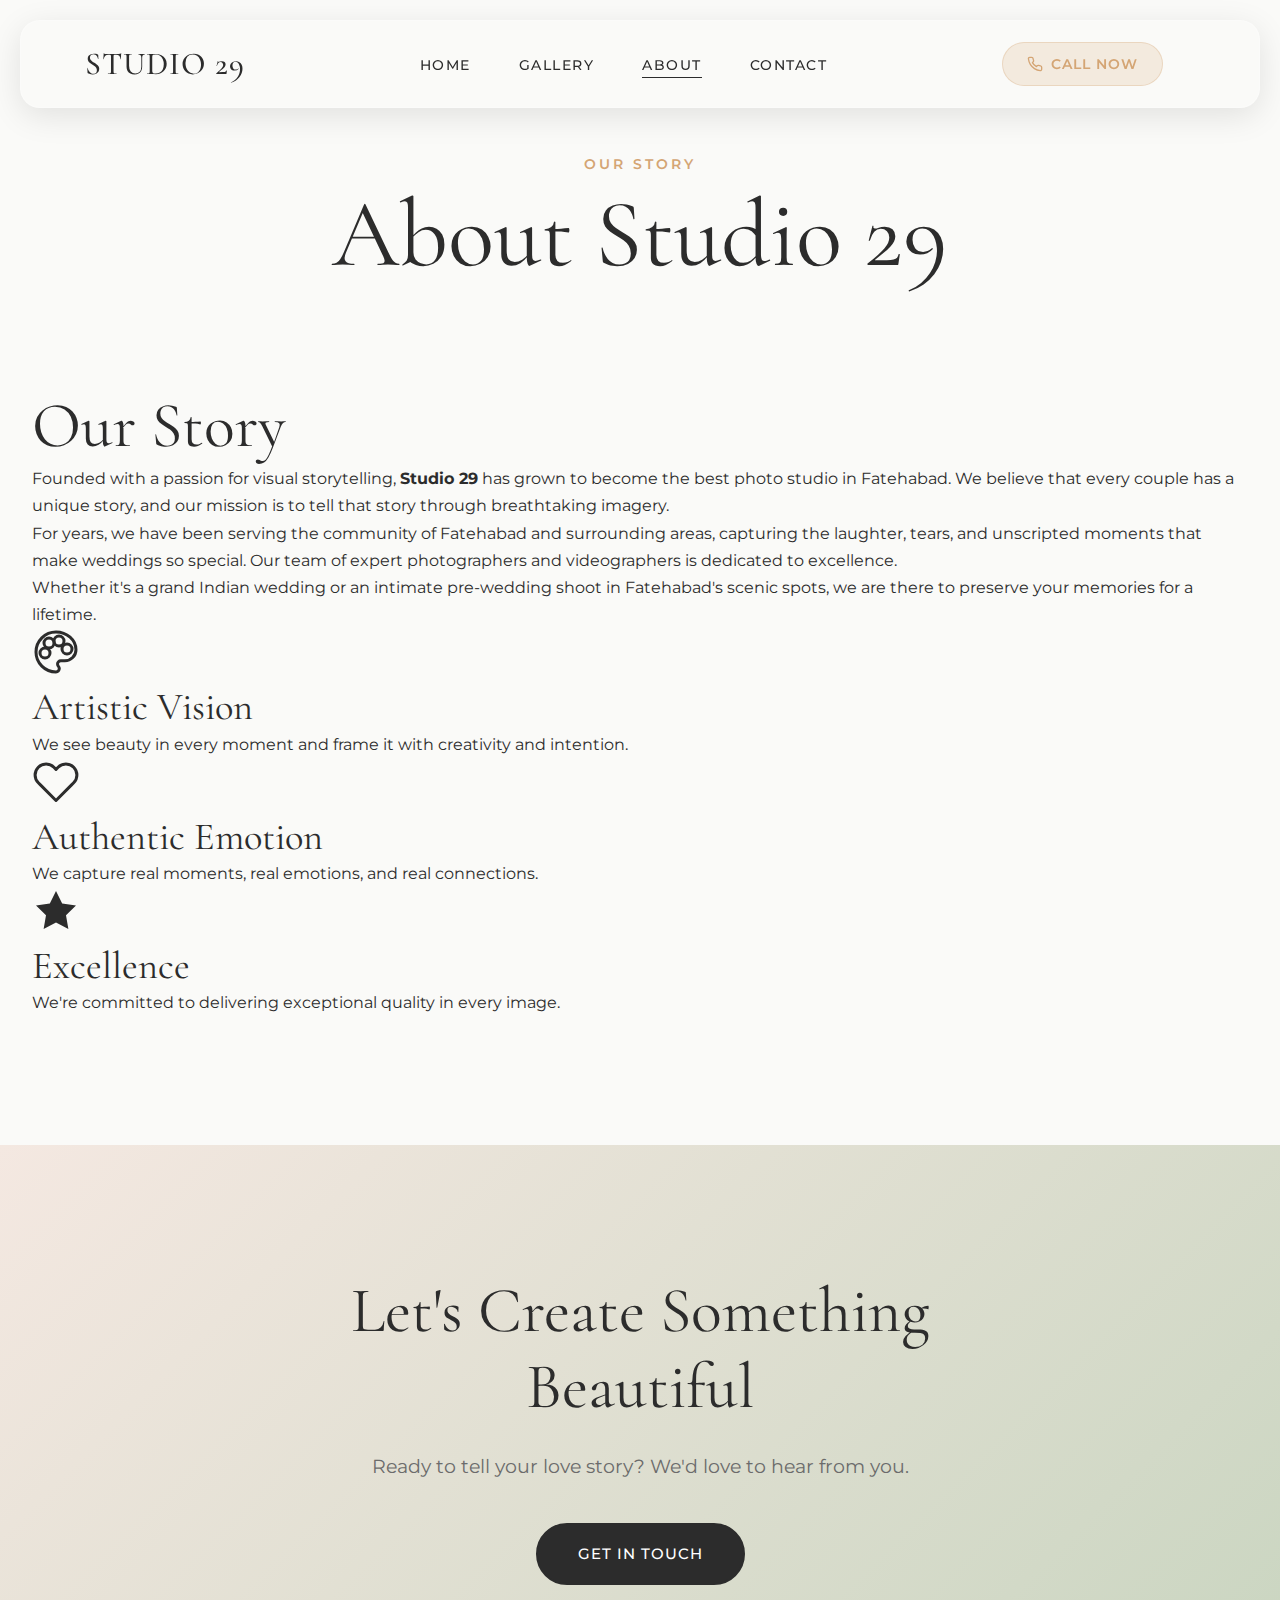
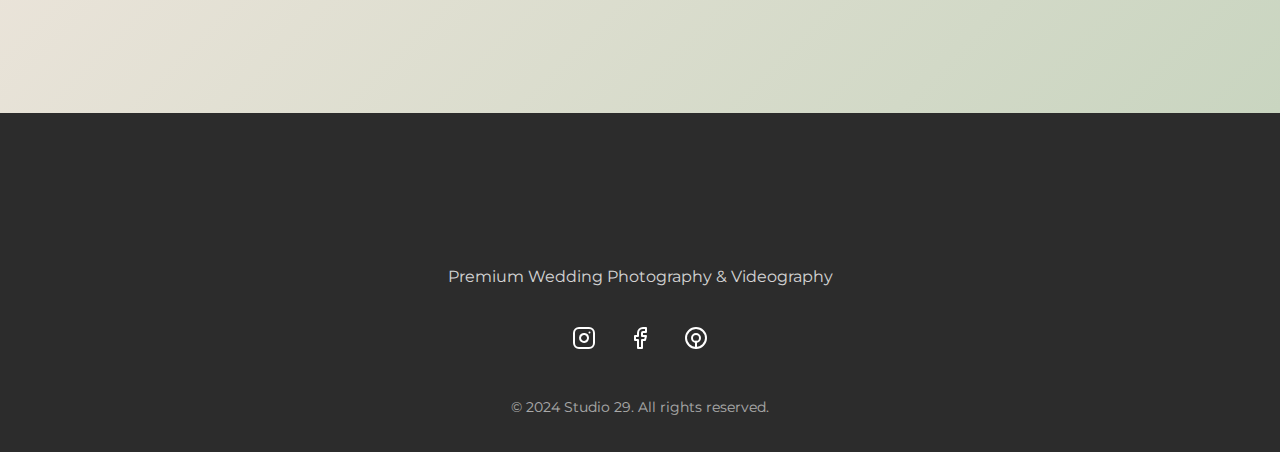
<file: about.html>
<!DOCTYPE html>
<html lang="en">

<head>
    <meta charset="UTF-8">
    <meta name="viewport" content="width=device-width, initial-scale=1.0">
    <title>About Studio 29 | Top Photo Studio in Fatehabad</title>
    <meta name="description"
        content="Learn about Studio 29, the premier team for pre-wedding and wedding photography in Fatehabad. Passionate storytellers capturing your best moments.">
    <link rel="preconnect" href="https://fonts.googleapis.com">
    <link rel="preconnect" href="https://fonts.gstatic.com" crossorigin>
    <link
        href="https://fonts.googleapis.com/css2?family=Cormorant+Garamond:wght@300;400;500;600&family=Montserrat:wght@300;400;500;600&display=swap"
        rel="stylesheet">
    <link rel="stylesheet" href="style.css">
</head>

<body>

    <!-- Navigation -->
    <header id="header">
        <div class="container">
            <nav>
                <a href="index.html" class="logo">STUDIO 29</a>
                <ul class="nav-links">
                    <li><a href="index.html">Home</a></li>
                    <li><a href="gallery.html">Gallery</a></li>
                    <li><a href="about.html" class="active">About</a></li>
                    <li><a href="contact.html">Contact</a></li>
                </ul>
                <a href="tel:+919034613013" class="header-cta">
                    <svg xmlns="http://www.w3.org/2000/svg" width="16" height="16" viewBox="0 0 24 24" fill="none"
                        stroke="currentColor" stroke-width="2" stroke-linecap="round" stroke-linejoin="round"
                        style="margin-right: 0.5rem;">
                        <path
                            d="M22 16.92v3a2 2 0 0 1-2.18 2 19.79 19.79 0 0 1-8.63-3.07 19.5 19.5 0 0 1-6-6 19.79 19.79 0 0 1-3.07-8.67A2 2 0 0 1 4.11 2h3a2 2 0 0 1 2 1.72 12.84 12.84 0 0 0 .7 2.81 2 2 0 0 1-.45 2.11L8.09 9.91a16 16 0 0 0 6 6l1.27-1.27a2 2 0 0 1 2.11-.45 12.84 12.84 0 0 0 2.81.7A2 2 0 0 1 22 16.92z">
                        </path>
                    </svg>
                    Call Now
                </a>
                <div class="hamburger">
                    <div class="line1"></div>
                    <div class="line2"></div>
                    <div class="line3"></div>
                </div>
            </nav>
        </div>
    </header>

    <!-- About Section -->
    <section class="section" style="padding-top: 150px;">
        <div class="container">
            <div class="section-header reveal">
                <span class="subtitle">Our Story</span>
                <h1>About Studio 29</h1>
            </div>

            <div class="content-card reveal">
                <h2 class="section-title">Our Story</h2>
                <p>Founded with a passion for visual storytelling, <strong>Studio 29</strong> has grown to become the
                    best photo studio in Fatehabad. We believe that every couple has a unique story, and our mission is
                    to tell that story through breathtaking imagery.</p>
                <p>For years, we have been serving the community of Fatehabad and surrounding areas, capturing the
                    laughter, tears, and unscripted moments that make weddings so special. Our team of expert
                    photographers and videographers is dedicated to excellence.</p>
                <p>Whether it's a grand Indian wedding or an intimate pre-wedding shoot in Fatehabad's scenic spots, we
                    are there to preserve your memories for a lifetime.</p>
            </div>

            <!-- Values Section -->
            <div class="values-grid">
                <div class="value-card">
                    <div class="value-icon">
                        <svg xmlns="http://www.w3.org/2000/svg" width="48" height="48" viewBox="0 0 24 24" fill="none"
                            stroke="currentColor" stroke-width="1.5" stroke-linecap="round" stroke-linejoin="round">
                            <circle cx="13.5" cy="6.5" r="2.5" />
                            <circle cx="17.5" cy="10.5" r="2.5" />
                            <circle cx="8.5" cy="7.5" r="2.5" />
                            <circle cx="6.5" cy="12.5" r="2.5" />
                            <path
                                d="M12 2C6.5 2 2 6.5 2 12s4.5 10 10 10c.926 0 1.648-.746 1.648-1.688 0-.437-.18-.835-.437-1.125-.29-.289-.438-.652-.438-1.125a1.64 1.64 0 0 1 1.668-1.668h1.996c3.051 0 5.555-2.503 5.555-5.554C21.965 6.012 17.461 2 12 2z" />
                        </svg>
                    </div>
                    <h3>Artistic Vision</h3>
                    <p>We see beauty in every moment and frame it with
                        creativity and intention.</p>
                </div>

                <div class="value-card">
                    <div class="value-icon">
                        <svg xmlns="http://www.w3.org/2000/svg" width="48" height="48" viewBox="0 0 24 24" fill="none"
                            stroke="currentColor" stroke-width="1.5" stroke-linecap="round" stroke-linejoin="round">
                            <path
                                d="M20.84 4.61a5.5 5.5 0 0 0-7.78 0L12 5.67l-1.06-1.06a5.5 5.5 0 0 0-7.78 7.78l1.06 1.06L12 21.23l7.78-7.78 1.06-1.06a5.5 5.5 0 0 0 0-7.78z">
                            </path>
                        </svg>
                    </div>
                    <h3>Authentic Emotion</h3>
                    <p>We capture real moments, real emotions, and real
                        connections.</p>
                </div>

                <div class="value-card">
                    <div class="value-icon">
                        <svg xmlns="http://www.w3.org/2000/svg" width="48" height="48" viewBox="0 0 24 24"
                            fill="currentColor" stroke="none">
                            <polygon
                                points="12 2 15.09 8.26 22 9.27 17 14.14 18.18 21.02 12 17.77 5.82 21.02 7 14.14 2 9.27 8.91 8.26 12 2">
                            </polygon>
                        </svg>
                    </div>
                    <h3>Excellence</h3>
                    <p>We're committed to delivering exceptional quality in
                        every image.</p>
                </div>
            </div>
        </div>
    </section>

    <!-- CTA Section -->
    <section class="cta-section">
        <div class="container">
            <div class="cta-content">
                <h2>Let's Create Something Beautiful</h2>
                <p>Ready to tell your love story? We'd love to hear from you.</p>
                <a href="contact.html" class="btn">Get In Touch</a>
            </div>
        </div>
    </section>

    <!-- Footer -->
    <footer>
        <div class="container">
            <div class="footer-content">
                <h3 style="font-size: 2rem; margin-bottom: 1rem;">STUDIO 29</h3>
                <p style="margin-bottom: 2rem; opacity: 0.8;">Premium Wedding Photography & Videography</p>

                <div class="footer-social">
                    <a href="#" aria-label="Instagram"><svg xmlns="http://www.w3.org/2000/svg" width="24" height="24"
                            viewBox="0 0 24 24" fill="none" stroke="currentColor" stroke-width="2"
                            stroke-linecap="round" stroke-linejoin="round">
                            <rect x="2" y="2" width="20" height="20" rx="5" ry="5"></rect>
                            <path d="M16 11.37A4 4 0 1 1 12.63 8 4 4 0 0 1 16 11.37z"></path>
                            <line x1="17.5" y1="6.5" x2="17.51" y2="6.5"></line>
                        </svg></a>
                    <a href="#" aria-label="Facebook"><svg xmlns="http://www.w3.org/2000/svg" width="24" height="24"
                            viewBox="0 0 24 24" fill="none" stroke="currentColor" stroke-width="2"
                            stroke-linecap="round" stroke-linejoin="round">
                            <path d="M18 2h-3a5 5 0 0 0-5 5v3H7v4h3v8h4v-8h3l1-4h-4V7a1 1 0 0 1 1-1h3z"></path>
                        </svg></a>
                    <a href="#" aria-label="Pinterest"><svg xmlns="http://www.w3.org/2000/svg" width="24" height="24"
                            viewBox="0 0 24 24" fill="none" stroke="currentColor" stroke-width="2"
                            stroke-linecap="round" stroke-linejoin="round">
                            <path d="M8 12a4 4 0 1 1 8 0 4 4 0 0 1-8 0z"></path>
                            <path d="M12 2a10 10 0 1 0 0 20 10 10 0 0 0 0-20z"></path>
                            <line x1="12" y1="22" x2="12" y2="15.5"></line>
                        </svg></a>
                </div>

                <p style="opacity: 0.6; font-size: 0.9rem;">&copy; 2024 Studio 29. All rights reserved.</p>
            </div>
        </div>
    </footer>

    <script src="script.js"></script>
</body>

</html>
</file>
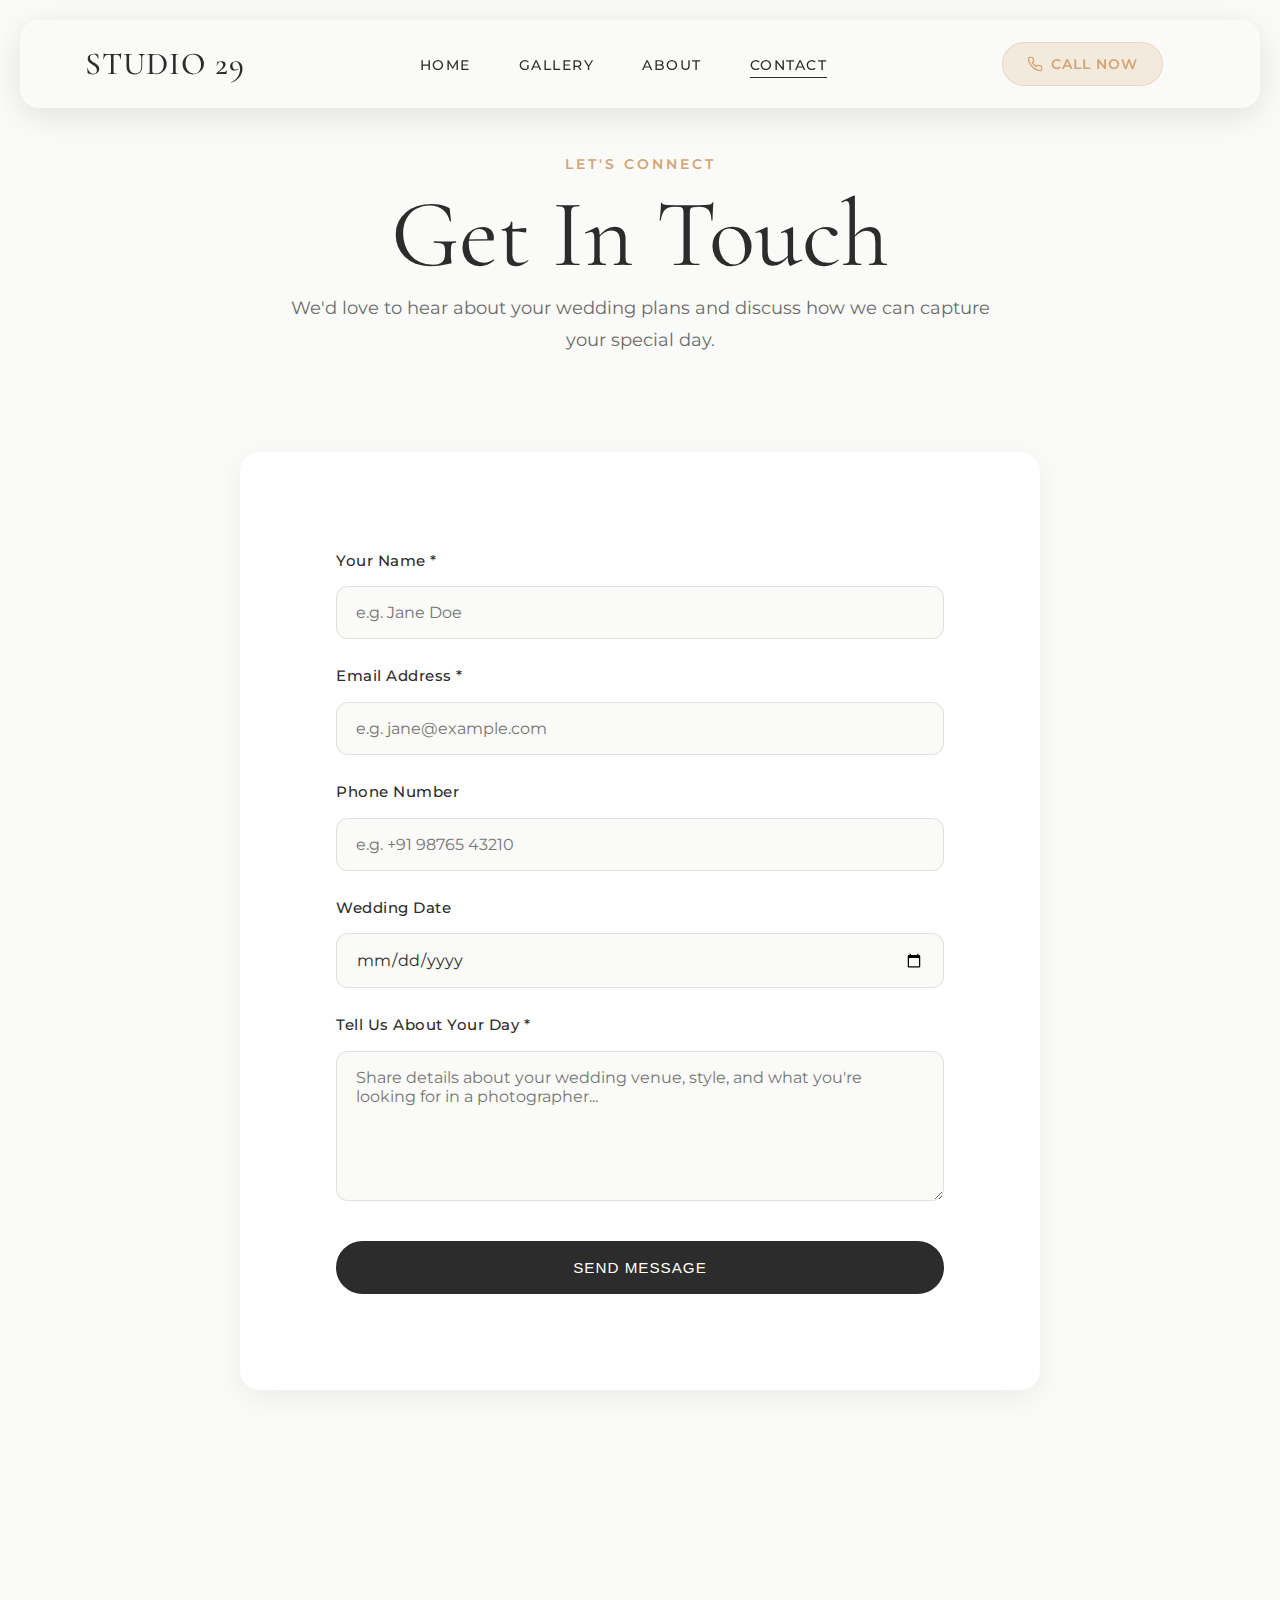
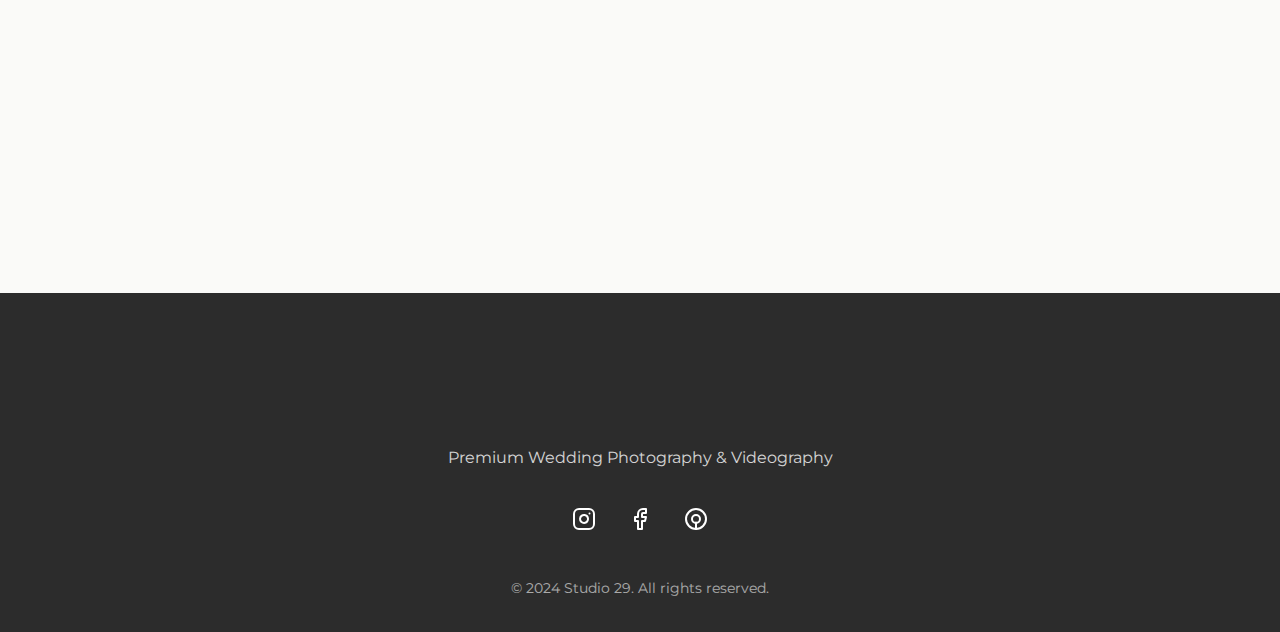
<file: contact.html>
<!DOCTYPE html>
<html lang="en">

<head>
    <meta charset="UTF-8">
    <meta name="viewport" content="width=device-width, initial-scale=1.0">
    <title>Contact Us | Best Wedding Studio in Fatehabad</title>
    <meta name="description"
        content="Contact Studio 29 for the best wedding photography in Fatehabad. Book your consultation today at our studio.">
    <link rel="preconnect" href="https://fonts.googleapis.com">
    <link rel="preconnect" href="https://fonts.gstatic.com" crossorigin>
    <link
        href="https://fonts.googleapis.com/css2?family=Cormorant+Garamond:wght@300;400;500;600&family=Montserrat:wght@300;400;500;600&display=swap"
        rel="stylesheet">
    <link rel="stylesheet" href="style.css">
</head>

<body>

    <!-- Navigation -->
    <header id="header">
        <div class="container">
            <nav>
                <a href="index.html" class="logo">STUDIO 29</a>
                <ul class="nav-links">
                    <li><a href="index.html">Home</a></li>
                    <li><a href="gallery.html">Gallery</a></li>
                    <li><a href="about.html">About</a></li>
                    <li><a href="contact.html" class="active">Contact</a></li>
                </ul>
                <a href="tel:+919034613013" class="header-cta">
                    <svg xmlns="http://www.w3.org/2000/svg" width="16" height="16" viewBox="0 0 24 24" fill="none"
                        stroke="currentColor" stroke-width="2" stroke-linecap="round" stroke-linejoin="round"
                        style="margin-right: 0.5rem;">
                        <path
                            d="M22 16.92v3a2 2 0 0 1-2.18 2 19.79 19.79 0 0 1-8.63-3.07 19.5 19.5 0 0 1-6-6 19.79 19.79 0 0 1-3.07-8.67A2 2 0 0 1 4.11 2h3a2 2 0 0 1 2 1.72 12.84 12.84 0 0 0 .7 2.81 2 2 0 0 1-.45 2.11L8.09 9.91a16 16 0 0 0 6 6l1.27-1.27a2 2 0 0 1 2.11-.45 12.84 12.84 0 0 0 2.81.7A2 2 0 0 1 22 16.92z">
                        </path>
                    </svg>
                    Call Now
                </a>
                <div class="hamburger">
                    <div class="line1"></div>
                    <div class="line2"></div>
                    <div class="line3"></div>
                </div>
            </nav>
        </div>
    </header>

    <!-- Contact Section -->
    <section class="section" style="padding-top: 150px;">
        <div class="container">
            <div class="section-header reveal">
                <span class="subtitle">Let's Connect</span>
                <h1>Get In Touch</h1>
                <p>We'd love to hear about your wedding plans and discuss how we can capture your special day.</p>
            </div>

            <div class="contact-wrapper">
                <div class="contact-form-card reveal">
                    <form class="contact-form">
                        <div class="form-group">
                            <label class="form-label">Your Name *</label>
                            <input type="text" required class="form-input" placeholder="e.g. Jane Doe">
                        </div>

                        <div class="form-group">
                            <label class="form-label">Email Address *</label>
                            <input type="email" required class="form-input" placeholder="e.g. jane@example.com">
                        </div>

                        <div class="form-group">
                            <label class="form-label">Phone Number</label>
                            <input type="tel" class="form-input" placeholder="e.g. +91 98765 43210">
                        </div>

                        <div class="form-group">
                            <label class="form-label">Wedding Date</label>
                            <input type="date" class="form-input">
                        </div>

                        <div class="form-group">
                            <label class="form-label">Tell Us About Your Day *</label>
                            <textarea required class="form-textarea" placeholder="Share details about your wedding venue, style, and what you're looking for in a photographer..."></textarea>
                        </div>

                        <button type="submit" class="btn" style="width: 100%; margin-top: 1rem;">Send Message</button>
                    </form>
                </div>

                <!-- Contact Info -->
                <div class="contact-info-container reveal">
                    <p class="contact-info-label">Or reach us directly</p>
                    <div class="contact-details-grid">
                        <div class="contact-detail-item">
                            <h4>Visit Us</h4>
                            <p>Main Market, Fatehabad<br>Haryana 125050</p>
                        </div>

                        <div class="contact-detail-item">
                            <h4>Email Us</h4>
                            <p>hello@studio29.com</p>
                        </div>

                        <div class="contact-detail-item">
                            <h4>Call Us</h4>
                            <p>+91 98765 43210</p>
                        </div>
                    </div>
                </div>
            </div>
        </div>
    </section>

    <!-- Footer -->
    <footer>
        <div class="container">
            <div class="footer-content">
                <h3 style="font-size: 2rem; margin-bottom: 1rem;">STUDIO 29</h3>
                <p style="margin-bottom: 2rem; opacity: 0.8;">Premium Wedding Photography & Videography</p>

                <div class="footer-social">
                    <a href="#" aria-label="Instagram"><svg xmlns="http://www.w3.org/2000/svg" width="24" height="24"
                            viewBox="0 0 24 24" fill="none" stroke="currentColor" stroke-width="2"
                            stroke-linecap="round" stroke-linejoin="round">
                            <rect x="2" y="2" width="20" height="20" rx="5" ry="5"></rect>
                            <path d="M16 11.37A4 4 0 1 1 12.63 8 4 4 0 0 1 16 11.37z"></path>
                            <line x1="17.5" y1="6.5" x2="17.51" y2="6.5"></line>
                        </svg></a>
                    <a href="#" aria-label="Facebook"><svg xmlns="http://www.w3.org/2000/svg" width="24" height="24"
                            viewBox="0 0 24 24" fill="none" stroke="currentColor" stroke-width="2"
                            stroke-linecap="round" stroke-linejoin="round">
                            <path d="M18 2h-3a5 5 0 0 0-5 5v3H7v4h3v8h4v-8h3l1-4h-4V7a1 1 0 0 1 1-1h3z"></path>
                        </svg></a>
                    <a href="#" aria-label="Pinterest"><svg xmlns="http://www.w3.org/2000/svg" width="24" height="24"
                            viewBox="0 0 24 24" fill="none" stroke="currentColor" stroke-width="2"
                            stroke-linecap="round" stroke-linejoin="round">
                            <path d="M8 12a4 4 0 1 1 8 0 4 4 0 0 1-8 0z"></path>
                            <path d="M12 2a10 10 0 1 0 0 20 10 10 0 0 0 0-20z"></path>
                            <line x1="12" y1="22" x2="12" y2="15.5"></line>
                        </svg></a>
                </div>

                <p style="opacity: 0.6; font-size: 0.9rem;">&copy; 2024 Studio 29. All rights reserved.</p>
            </div>
        </div>
    </footer>

    <script src="script.js"></script>
</body>

</html>
</file>
<file: style.css>
/* 
   Studio 29 - Professional Wedding Photography & Videography
   Premium Design System
*/

:root {
    /* Refined Color Palette - Romantic & Premium */
    --color-bg-main: #FAFAF8;
    --color-card-bg: #FFFFFF;
    --color-blush: #F4E8E1;
    --color-sage: #C9D5C0;
    --color-rose-gold: #D4A574;
    --color-text-main: #2C2C2C;
    --color-text-light: #6B6B6B;
    --color-text-lighter: #9A9A9A;

    /* Typography */
    --font-heading: 'Cormorant Garamond', serif;
    --font-body: 'Montserrat', sans-serif;

    /* Spacing System */
    --spacing-xs: 0.5rem;
    --spacing-sm: 1rem;
    --spacing-md: 2rem;
    --spacing-lg: 4rem;
    --spacing-xl: 6rem;
    --spacing-2xl: 8rem;

    /* Design Tokens */
    --card-radius: 20px;
    --card-shadow: 0 8px 30px rgba(0, 0, 0, 0.06);
    --card-shadow-hover: 0 16px 50px rgba(0, 0, 0, 0.1);
    --transition-smooth: all 0.6s cubic-bezier(0.16, 1, 0.3, 1);
    --transition-fast: all 0.3s ease;
}

/* Reset & Base */
*,
*::before,
*::after {
    box-sizing: border-box;
    margin: 0;
    padding: 0;
}

html {
    scroll-behavior: smooth;
    font-size: 16px;
    overflow-x: hidden;
    width: 100%;
}

body {
    font-family: var(--font-body);
    background-color: var(--color-bg-main);
    color: var(--color-text-main);
    line-height: 1.7;
    -webkit-font-smoothing: antialiased;
    overflow-x: hidden;
}

h1,
h2,
h3,
h4,
h5,
h6 {
    font-family: var(--font-heading);
    color: var(--color-text-main);
    line-height: 1.2;
    font-weight: 400;
}

h1 {
    font-size: clamp(3rem, 8vw, 6rem);
}

h2 {
    font-size: clamp(2.5rem, 5vw, 4rem);
}

h3 {
    font-size: clamp(1.8rem, 3vw, 2.5rem);
}

a {
    text-decoration: none;
    color: inherit;
    transition: var(--transition-fast);
}

img {
    max-width: 100%;
    display: block;
    height: auto;
}

ul {
    list-style: none;
}

/* Layout */
.container {
    max-width: 1400px;
    margin: 0 auto;
    padding: 0 var(--spacing-md);
}

.section {
    padding: var(--spacing-2xl) 0;
}

/* Navigation */
/* Navigation */
header {
    position: fixed;
    top: 20px;
    left: 50%;
    transform: translateX(-50%);
    width: calc(100% - 40px);
    max-width: 1400px;
    z-index: 1000;
    padding: 1rem 2rem;
    background: rgba(255, 255, 255, 0.1);
    backdrop-filter: blur(16px);
    -webkit-backdrop-filter: blur(16px);
    border: 1px solid rgba(255, 255, 255, 0.2);
    border-radius: 20px;
    box-shadow: 0 8px 32px rgba(0, 0, 0, 0.1);
    transition: all 0.4s ease;
}

header.scrolled {
    background: rgba(255, 255, 255, 0.2);
    box-shadow: 0 8px 32px rgba(31, 38, 135, 0.15);
    padding: 0.8rem 2rem;
}

@media (max-width: 768px) {
    header {
        top: 10px;
        width: calc(100% - 20px);
        padding: 0.8rem 1.2rem;
        border-radius: 12px;
    }
}

nav {
    display: flex;
    align-items: center;
    width: 100%;
    gap: 2rem;
}

.logo {
    font-family: var(--font-heading);
    font-size: 2rem;
    font-weight: 500;
    letter-spacing: 1px;
    flex-shrink: 0;
}

.nav-links {
    display: flex;
    gap: 3rem;
    align-items: center;
    flex: 1;
    justify-content: center;
}

.nav-links a {
    font-size: 0.9rem;
    text-transform: uppercase;
    letter-spacing: 1.5px;
    font-weight: 500;
    color: var(--color-text-main);
    /* Updated to main text color for visibility */
    position: relative;
    text-decoration: none;
}

.nav-links a::after {
    content: '';
    position: absolute;
    bottom: -4px;
    left: 0;
    width: 0;
    height: 1px;
    background: var(--color-text-main);
    transition: width 0.3s ease;
}

.nav-links a:hover::after,
.nav-links a.active::after {
    width: 100%;
}

/* Ensure no font-weight change on active to prevent jumping */
.nav-links a.active {
    font-weight: 500;
}

/* Header CTA Button */
.header-cta {
    display: flex;
    align-items: center;
    flex-shrink: 0;
    padding: 0.6rem 1.5rem;
    background: rgba(212, 165, 116, 0.2);
    backdrop-filter: blur(10px);
    -webkit-backdrop-filter: blur(10px);
    border: 1px solid rgba(212, 165, 116, 0.3);
    border-radius: 50px;
    color: var(--color-rose-gold);
    font-size: 0.85rem;
    font-weight: 600;
    text-transform: uppercase;
    letter-spacing: 1px;
    transition: all 0.3s ease;
    text-decoration: none;
    white-space: nowrap;
}

.header-cta svg {
    flex-shrink: 0;
}

.header-cta:hover {
    background: rgba(212, 165, 116, 0.3);
    border-color: var(--color-rose-gold);
    transform: translateY(-2px);
    box-shadow: 0 4px 12px rgba(212, 165, 116, 0.3);
}

@media (max-width: 768px) {
    .header-cta {
        display: none;
    }
}

/* Hero Section */
.hero {
    height: 100vh;
    min-height: 700px;
    display: flex;
    align-items: center;
    justify-content: center;
    position: relative;
    overflow: hidden;
    background: black;
    /* Fallback */
}

.hero-video {
    position: absolute;
    top: 0;
    left: 0;
    width: 100%;
    height: 100%;
    object-fit: cover;
    z-index: 1;
}

/* Ensure header is visible over video if needed, currently it has a background so it's fine */


/* Buttons */
.btn {
    display: inline-flex;
    align-items: center;
    justify-content: center;
    padding: 16px 40px;
    background: var(--color-text-main);
    color: white;
    border-radius: 50px;
    font-weight: 500;
    font-size: 0.95rem;
    letter-spacing: 1px;
    text-transform: uppercase;
    transition: var(--transition-smooth);
    border: 2px solid var(--color-text-main);
    cursor: pointer;
}

.btn:hover {
    background: transparent;
    color: var(--color-text-main);
    transform: translateY(-2px);
    box-shadow: 0 10px 30px rgba(0, 0, 0, 0.15);
}

.btn-outline {
    background: transparent;
    color: var(--color-text-main);
    border: 2px solid var(--color-text-main);
}

.btn-outline:hover {
    background: var(--color-text-main);
    color: white;
}

/* Section Headers */
.section-header {
    text-align: center;
    max-width: 1000px;
    margin: 0 auto var(--spacing-xl);
}

.section-header .subtitle {
    font-size: 0.9rem;
    text-transform: uppercase;
    letter-spacing: 3px;
    color: var(--color-rose-gold);
    margin-bottom: 1rem;
    font-weight: 600;
}

.section-header h2 {
    margin-bottom: 1.5rem;
}

.section-header p {
    font-size: 1.1rem;
    color: var(--color-text-light);
    line-height: 1.8;
    max-width: 700px;
    margin-left: auto;
    margin-right: auto;
}

/* Services Section */
.services-grid {
    display: grid;
    grid-template-columns: repeat(auto-fit, minmax(300px, 1fr));
    gap: var(--spacing-lg);
}

.service-card {
    background: white;
    padding: var(--spacing-lg);
    border-radius: var(--card-radius);
    box-shadow: var(--card-shadow);
    text-align: center;
    transition: var(--transition-smooth);
    opacity: 0;
    transform: translateY(30px);
}

.service-card:hover {
    transform: translateY(-10px);
    box-shadow: var(--card-shadow-hover);
}

.service-icon {
    width: 80px;
    height: 80px;
    margin: 0 auto 2rem;
    background: linear-gradient(135deg, var(--color-blush), var(--color-sage));
    border-radius: 50%;
    display: flex;
    align-items: center;
    justify-content: center;
    font-size: 2rem;
    color: var(--color-text-main);
}

.service-icon svg {
    width: 36px;
    height: 36px;
    color: var(--color-text-main);
}

.service-card h3 {
    margin-bottom: 1rem;
    font-size: 1.8rem;
}

.service-card p {
    color: var(--color-text-light);
    line-height: 1.8;
}

/* Gallery Grid - 4 Columns */
.gallery-grid {
    display: grid;
    grid-template-columns: repeat(4, 1fr);
    gap: 1.5rem; /* Using rem directly or variable */
    margin-bottom: var(--spacing-xl);
}

.gallery-card {
    position: relative;
    border-radius: var(--card-radius);
    overflow: hidden;
    aspect-ratio: 3 / 4; /* Portrait orientation looks good for wedding photos */
    cursor: pointer;
    box-shadow: var(--card-shadow);
    transition: var(--transition-fast);
}

.gallery-card img {
    width: 100%;
    height: 100%;
    object-fit: cover;
    transition: transform 0.6s cubic-bezier(0.16, 1, 0.3, 1);
}

.gallery-card:hover img {
    transform: scale(1.08);
}

.gallery-card:hover {
    box-shadow: var(--card-shadow-hover);
    transform: translateY(-5px);
}

@media (max-width: 1200px) {
    .gallery-grid {
        grid-template-columns: repeat(3, 1fr);
    }
}

@media (max-width: 768px) {
    .gallery-grid {
        grid-template-columns: repeat(2, 1fr);
    }
}

@media (max-width: 480px) {
    .gallery-grid {
        grid-template-columns: 1fr;
    }
}

/* Horizontal Scroll Gallery */
.horizontal-scroll-container {
    width: 100%;
    overflow: hidden; /* Hide horizontal scrollbar */
    padding: 20px 0;
    position: relative;
}

.horizontal-scroll-track {
    display: flex;
    gap: var(--spacing-md);
    padding: 0 var(--spacing-md);
    width: max-content;
    will-change: transform; /* Optimize for animation */
}

/* Pause animation on hover */
.horizontal-scroll-container:hover .horizontal-scroll-track {
    animation-play-state: paused;
}

.horizontal-gallery-item {
    width: 300px;
    height: 450px;
    border-radius: var(--card-radius);
    overflow: hidden;
    position: relative;
    box-shadow: var(--card-shadow);
    transition: var(--transition-smooth);
    flex-shrink: 0;
    cursor: pointer;
}

.horizontal-gallery-item:hover {
    transform: translateY(-10px);
    box-shadow: var(--card-shadow-hover);
}

.horizontal-gallery-item img {
    width: 100%;
    height: 100%;
    object-fit: cover;
    transition: transform 0.8s cubic-bezier(0.16, 1, 0.3, 1);
}

.horizontal-gallery-item:hover img {
    transform: scale(1.1);
}

/* Portfolio Grid */
.portfolio-filters {
    display: flex;
    justify-content: center;
    gap: 1rem;
    margin-bottom: var(--spacing-lg);
    flex-wrap: wrap;
}

.filter-btn {
    padding: 12px 30px;
    background: transparent;
    border: 2px solid rgba(0, 0, 0, 0.1);
    border-radius: 50px;
    font-size: 0.9rem;
    font-weight: 500;
    cursor: pointer;
    transition: var(--transition-fast);
    text-transform: uppercase;
    letter-spacing: 1px;
}

.filter-btn.active,
.filter-btn:hover {
    background: var(--color-text-main);
    color: white;
    border-color: var(--color-text-main);
}

.portfolio-grid {
    display: grid;
    grid-template-columns: repeat(auto-fill, minmax(350px, 1fr));
    gap: var(--spacing-md);
}

.portfolio-item {
    position: relative;
    overflow: hidden;
    border-radius: var(--card-radius);
    cursor: pointer;
    height: 450px;
    opacity: 0;
    transform: scale(0.9);
}

.portfolio-item img {
    width: 100%;
    height: 100%;
    object-fit: cover;
    transition: transform 0.8s cubic-bezier(0.16, 1, 0.3, 1);
}

.portfolio-item:hover img {
    transform: scale(1.1);
}

.portfolio-overlay {
    position: absolute;
    top: 0;
    left: 0;
    right: 0;
    bottom: 0;
    background: linear-gradient(to top, rgba(0, 0, 0, 0.7), transparent);
    display: flex;
    flex-direction: column;
    justify-content: flex-end;
    padding: 2rem;
    color: white;
    opacity: 0;
    transition: opacity 0.4s ease;
}

.portfolio-item:hover .portfolio-overlay {
    opacity: 1;
}

.portfolio-overlay h3 {
    color: white;
    margin-bottom: 0.5rem;
}

.portfolio-overlay .category {
    font-size: 0.85rem;
    text-transform: uppercase;
    letter-spacing: 1px;
    opacity: 0.8;
}

/* Testimonials */
.testimonials-carousel {
    max-width: 900px;
    margin: 0 auto;
    position: relative;
}

.testimonial {
    background: white;
    padding: var(--spacing-xl);
    border-radius: var(--card-radius);
    box-shadow: var(--card-shadow);
    text-align: center;
    display: none;
}

.testimonial.active {
    display: block;
    animation: fadeIn 0.6s ease;
}

.testimonial-text {
    font-size: 1.3rem;
    font-style: italic;
    color: var(--color-text-main);
    margin-bottom: 2rem;
    line-height: 1.8;
}

.testimonial-author {
    font-weight: 600;
    color: var(--color-text-main);
    margin-bottom: 0.5rem;
}

.testimonial-date {
    color: var(--color-text-light);
    font-size: 0.9rem;
}

.testimonial-stars {
    color: var(--color-rose-gold);
    font-size: 1.2rem;
    margin-bottom: 1.5rem;
    display: flex;
    justify-content: center;
    gap: 4px;
}

.carousel-controls {
    display: flex;
    justify-content: center;
    gap: 1rem;
    margin-top: 2rem;
}

.carousel-dot {
    width: 12px;
    height: 12px;
    border-radius: 50%;
    background: rgba(0, 0, 0, 0.2);
    cursor: pointer;
    transition: var(--transition-fast);
}

.carousel-dot.active {
    background: var(--color-rose-gold);
    transform: scale(1.3);
}

/* Process Grid (Horizontal) */
.process-grid {
    display: grid;
    grid-template-columns: repeat(auto-fit, minmax(200px, 1fr));
    gap: var(--spacing-md);
    position: relative;
    max-width: 1200px;
    margin: 0 auto;
}

.process-step {
    position: relative;
    padding: 2rem;
    background: white;
    border-radius: var(--card-radius);
    box-shadow: var(--card-shadow);
    text-align: left;
    transition: var(--transition-smooth);
    opacity: 0;
    transform: translateY(30px);
    overflow: hidden;
}

.process-step:hover {
    transform: translateY(-10px);
    box-shadow: var(--card-shadow-hover);
}

.step-number {
    font-family: var(--font-heading);
    font-size: 4rem;
    font-weight: 600;
    color: var(--color-sage);
    opacity: 0.3;
    line-height: 1;
    margin-bottom: 0.5rem;
    transition: var(--transition-smooth);
}

.process-step:hover .step-number {
    opacity: 0.8;
    transform: scale(1.1) translateX(10px);
    color: var(--color-rose-gold);
}

.process-step h3 {
    font-size: 1.4rem;
    margin-bottom: 0.8rem;
    position: relative;
    z-index: 2;
}

.process-step p {
    color: var(--color-text-light);
    font-size: 0.95rem;
    line-height: 1.6;
    position: relative;
    z-index: 2;
}

/* Instagram Feed */
.instagram-grid {
    display: grid;
    grid-template-columns: repeat(4, 1fr);
    gap: var(--spacing-sm);
}

@media (max-width: 900px) {
    .instagram-grid {
        grid-template-columns: repeat(2, 1fr);
    }
}

@media (max-width: 480px) {
    .instagram-grid {
        grid-template-columns: 1fr;
    }
}

.instagram-item {
    position: relative;
    overflow: hidden;
    border-radius: var(--card-radius);
    cursor: pointer;
    height: 300px;
}

.instagram-item img {
    width: 100%;
    height: 100%;
    object-fit: cover;
    transition: transform 0.5s ease;
}

.instagram-item:hover img {
    transform: scale(1.1);
}

.instagram-overlay {
    position: absolute;
    top: 0;
    left: 0;
    right: 0;
    bottom: 0;
    background: rgba(0, 0, 0, 0.6);
    display: flex;
    align-items: center;
    justify-content: center;
    opacity: 0;
    transition: opacity 0.3s ease;
    color: white;
    font-size: 1.5rem;
}

.instagram-item:hover .instagram-overlay {
    opacity: 1;
}

/* CTA Section */
.cta-section {
    background: linear-gradient(135deg, var(--color-blush), var(--color-sage));
    padding: var(--spacing-2xl) 0;
    text-align: center;
}

.cta-content {
    max-width: 700px;
    margin: 0 auto;
}

.cta-section h2 {
    margin-bottom: 1.5rem;
}

.cta-section p {
    font-size: 1.2rem;
    color: var(--color-text-light);
    margin-bottom: 2.5rem;
}

/* Contact Page Styles */
.contact-wrapper {
    max-width: 800px;
    margin: 0 auto;
}

.contact-form-card {
    background: white;
    padding: var(--spacing-xl);
    border-radius: var(--card-radius);
    box-shadow: var(--card-shadow);
    margin-bottom: var(--spacing-xl);
}

.contact-form {
    display: flex;
    flex-direction: column;
    gap: 1.5rem;
}

.form-group {
    display: flex;
    flex-direction: column;
}

.form-label {
    display: block;
    margin-bottom: 0.8rem;
    font-weight: 500;
    font-size: 0.95rem;
    color: var(--color-text-main);
    letter-spacing: 0.5px;
}

.form-input,
.form-textarea {
    width: 100%;
    padding: 1rem 1.2rem;
    border: 1px solid rgba(0, 0, 0, 0.1);
    background: #FAFAF8;
    border-radius: 12px;
    font-family: inherit;
    font-size: 1rem;
    color: var(--color-text-main);
    transition: var(--transition-fast);
}

.form-input:focus,
.form-textarea:focus {
    outline: none;
    border-color: var(--color-rose-gold);
    background: white;
    box-shadow: 0 4px 12px rgba(212, 165, 116, 0.15);
}

.form-textarea {
    resize: vertical;
    min-height: 150px;
}

.contact-info-container {
    text-align: center;
    margin-top: var(--spacing-lg);
    border-top: 1px solid rgba(0,0,0,0.05);
    padding-top: var(--spacing-lg);
}

.contact-info-label {
    font-size: 1.1rem;
    color: var(--color-text-light);
    margin-bottom: 2.5rem;
    position: relative;
    display: inline-block;
    letter-spacing: 1px;
    text-transform: uppercase;
}

.contact-info-label::after {
    content: '';
    display: block;
    width: 40px;
    height: 2px;
    background: var(--color-rose-gold);
    margin: 10px auto 0;
}

.contact-details-grid {
    display: grid;
    grid-template-columns: repeat(3, 1fr);
    gap: 2rem;
}

.contact-detail-item {
    padding: 1.5rem;
    transition: var(--transition-fast);
}

.contact-detail-item:hover {
    transform: translateY(-5px);
}

.contact-detail-item h4 {
    font-size: 1.2rem;
    margin-bottom: 0.8rem;
    color: var(--color-text-main);
}

.contact-detail-item p {
    color: var(--color-text-light);
    font-size: 0.95rem;
    line-height: 1.6;
}

@media (max-width: 768px) {
    .contact-form-card {
        padding: 2rem 1.5rem;
    }

    .contact-details-grid {
        grid-template-columns: 1fr;
        gap: 2rem;
    }
}

/* Footer */
footer {
    background: var(--color-text-main);
    color: white;
    padding: var(--spacing-xl) 0 var(--spacing-md);
    text-align: center;
}

.footer-content {
    max-width: 600px;
    margin: 0 auto;
}

.footer-social {
    display: flex;
    justify-content: center;
    gap: 2rem;
    margin: 2rem 0;
}

.footer-social a {
    color: white;
    font-size: 1.5rem;
    transition: var(--transition-fast);
}

.footer-social a:hover {
    color: var(--color-rose-gold);
    transform: translateY(-3px);
}

/* Animations */
@keyframes fadeUp {
    to {
        opacity: 1;
        transform: translateY(0);
    }
}

@keyframes fadeIn {
    from {
        opacity: 0;
    }

    to {
        opacity: 1;
    }
}

@keyframes bounce {

    0%,
    100% {
        transform: translateX(-50%) translateY(0);
    }

    50% {
        transform: translateX(-50%) translateY(-10px);
    }
}

@keyframes scroll {
    0% {
        opacity: 0;
        top: 8px;
    }

    50% {
        opacity: 1;
    }

    100% {
        opacity: 0;
        top: 20px;
    }
}

/* Scroll Reveal */
.reveal {
    opacity: 0;
    transform: translateY(50px);
    transition: all 0.8s cubic-bezier(0.16, 1, 0.3, 1);
}

.reveal.active {
    opacity: 1;
    transform: translateY(0);
}

@keyframes navLinkFade {
    from {
        opacity: 0;
        transform: translateX(50px);
    }

    to {
        opacity: 1;
        transform: translateX(0);
    }
}

/* Responsive */
@media (max-width: 768px) {
    :root {
        --spacing-md: 1.5rem;
        --spacing-lg: 2.5rem;
        --spacing-xl: 3rem;
        --spacing-2xl: 4rem;
    }

    h1 {
        font-size: 2.2rem;
    }

    h2 {
        font-size: 1.8rem;
    }
    
    .container {
        padding: 0 1.25rem;
    }

    .logo {
        font-size: 1.5rem;
        white-space: nowrap;
    }

    .nav-links {
        gap: 1.5rem;
    }

    nav {
        justify-content: space-between; /* Push logo and hamburger apart */
    }

    .nav-links a {
        font-size: 0.8rem;
    }

    .section {
        padding: var(--spacing-xl) 0;
    }

    .services-grid,
    .portfolio-grid,
    .instagram-grid {
        grid-template-columns: 1fr;
    }

    .process-timeline::before {
        display: none;
    }

    .hero .btn-group {
        flex-direction: column;
        width: 100%;
        gap: 1rem;
    }
    
    .hero .btn-group .btn {
        width: 100%;
    }

    .process-step {
        text-align: center;
        padding: 1.5rem;
    }

    .step-number {
        font-size: 3rem;
    }
    
    .testimonial {
        padding: 2rem 1.5rem; /* Reduced padding greatly for mobile */
    }
    
    .testimonial-text {
        font-size: 1.1rem; /* Slightly smaller text */
        margin-bottom: 1.5rem;
    }

    /* Hamburger Menu Global */
    .hamburger {
        display: none;
        cursor: pointer;
        z-index: 1001;
    }

    .hamburger div {
        width: 25px;
        height: 3px;
        background-color: var(--color-text-main);
        margin: 5px;
        transition: all 0.3s ease;
    }

    /* Toggle Animation Effect */
    .hamburger.toggle .line1 {
        transform: rotate(-45deg) translate(-5px, 6px);
    }

    .hamburger.toggle .line2 {
        opacity: 0;
    }

    .hamburger.toggle .line3 {
        transform: rotate(45deg) translate(-5px, -6px);
    }

    /* Mobile Nav Drawer Styles */
    @media (max-width: 768px) {
        .hamburger {
            display: block;
        }

        .nav-links {
            position: fixed;
            right: 0;
            height: 100vh;
            top: 0;
            background-color: var(--color-bg-main);
            display: flex;
            flex-direction: column;
            align-items: center;
            justify-content: center;
            width: 100%;
            transform: translateX(100%);
            transition: transform 0.4s ease-in-out;
            z-index: 1000;
            padding: 2rem; /* Added padding */
        }

        .nav-links.active {
            transform: translateX(0%);
            box-shadow: -5px 0 30px rgba(0,0,0,0.1); /* Shadow for depth */
        }

        .nav-links li {
            margin: 20px 0;
            opacity: 0;
        }

        .nav-links.active li {
            opacity: 1;
            transition: opacity 0.5s ease 0.2s;
            /* Animation delay for items */
        }
    }

    .hero .btn-group {
        flex-direction: column;
    }
}
</file>
